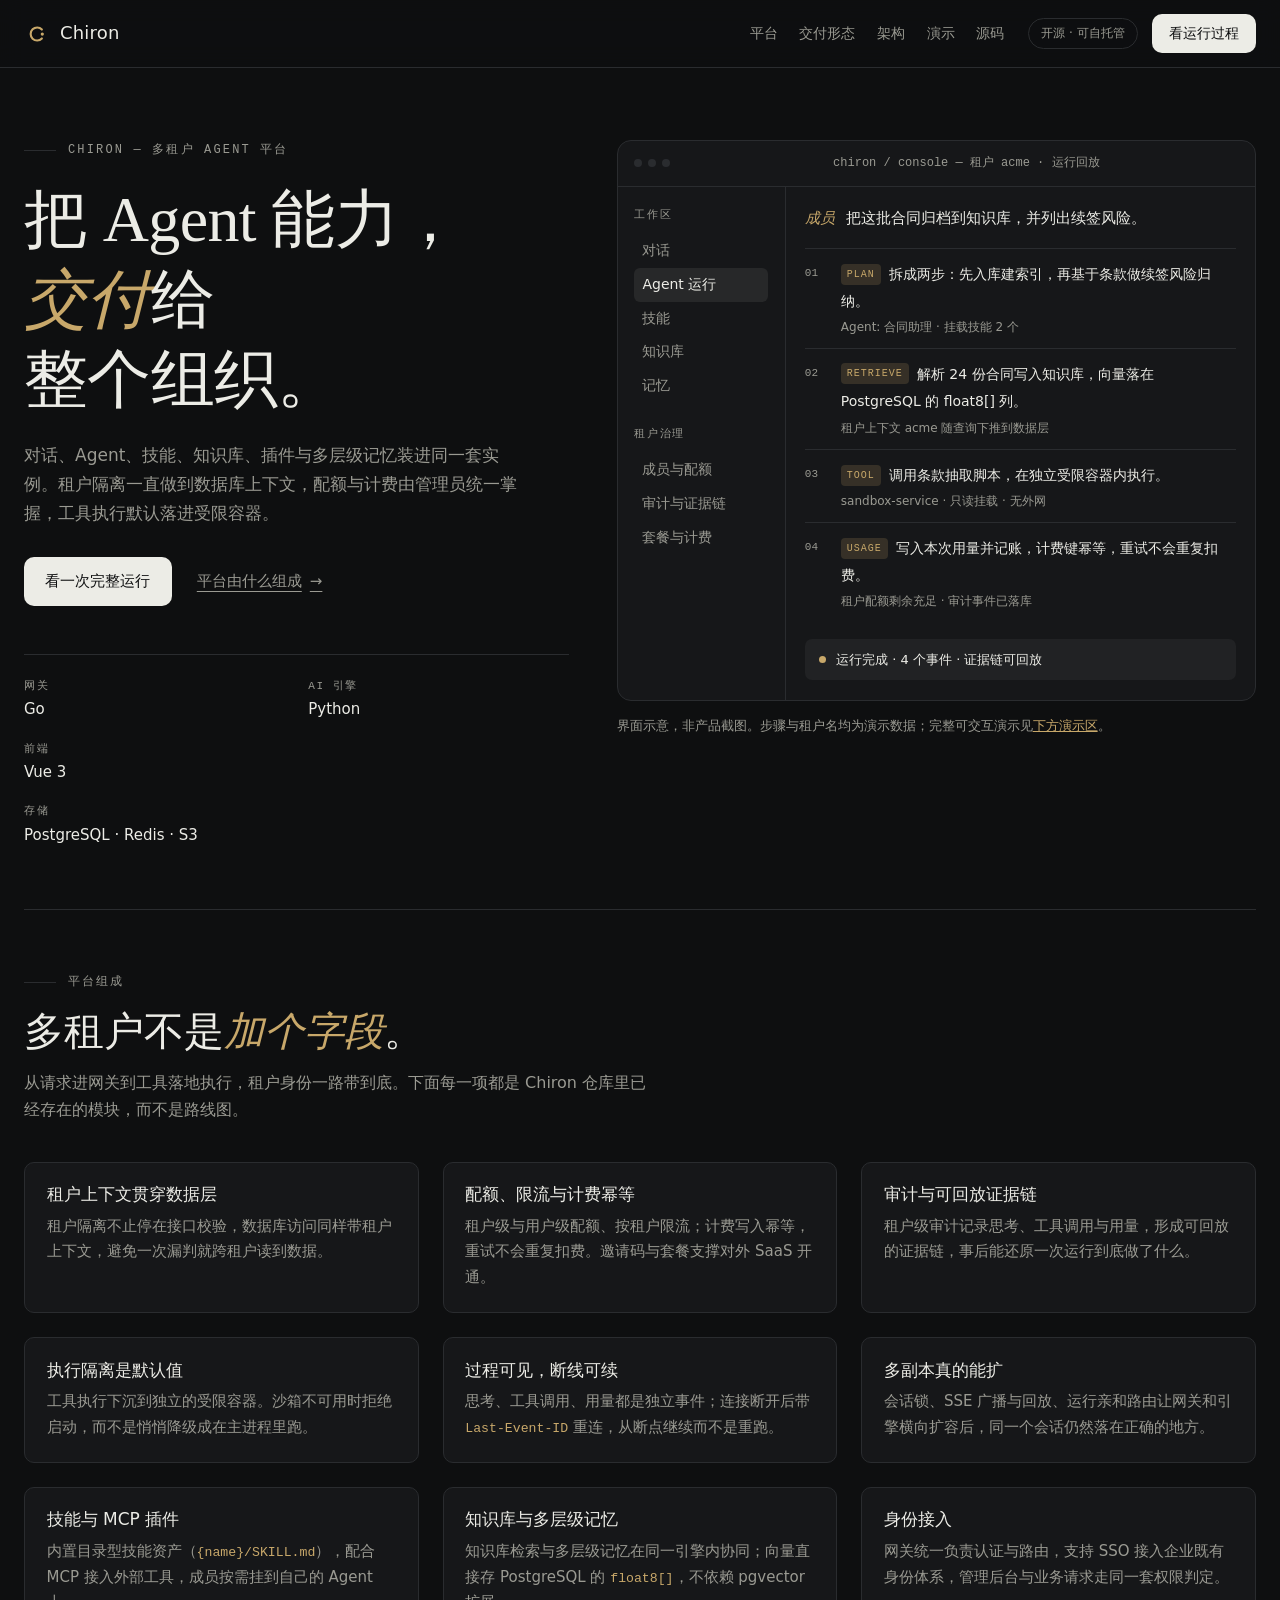
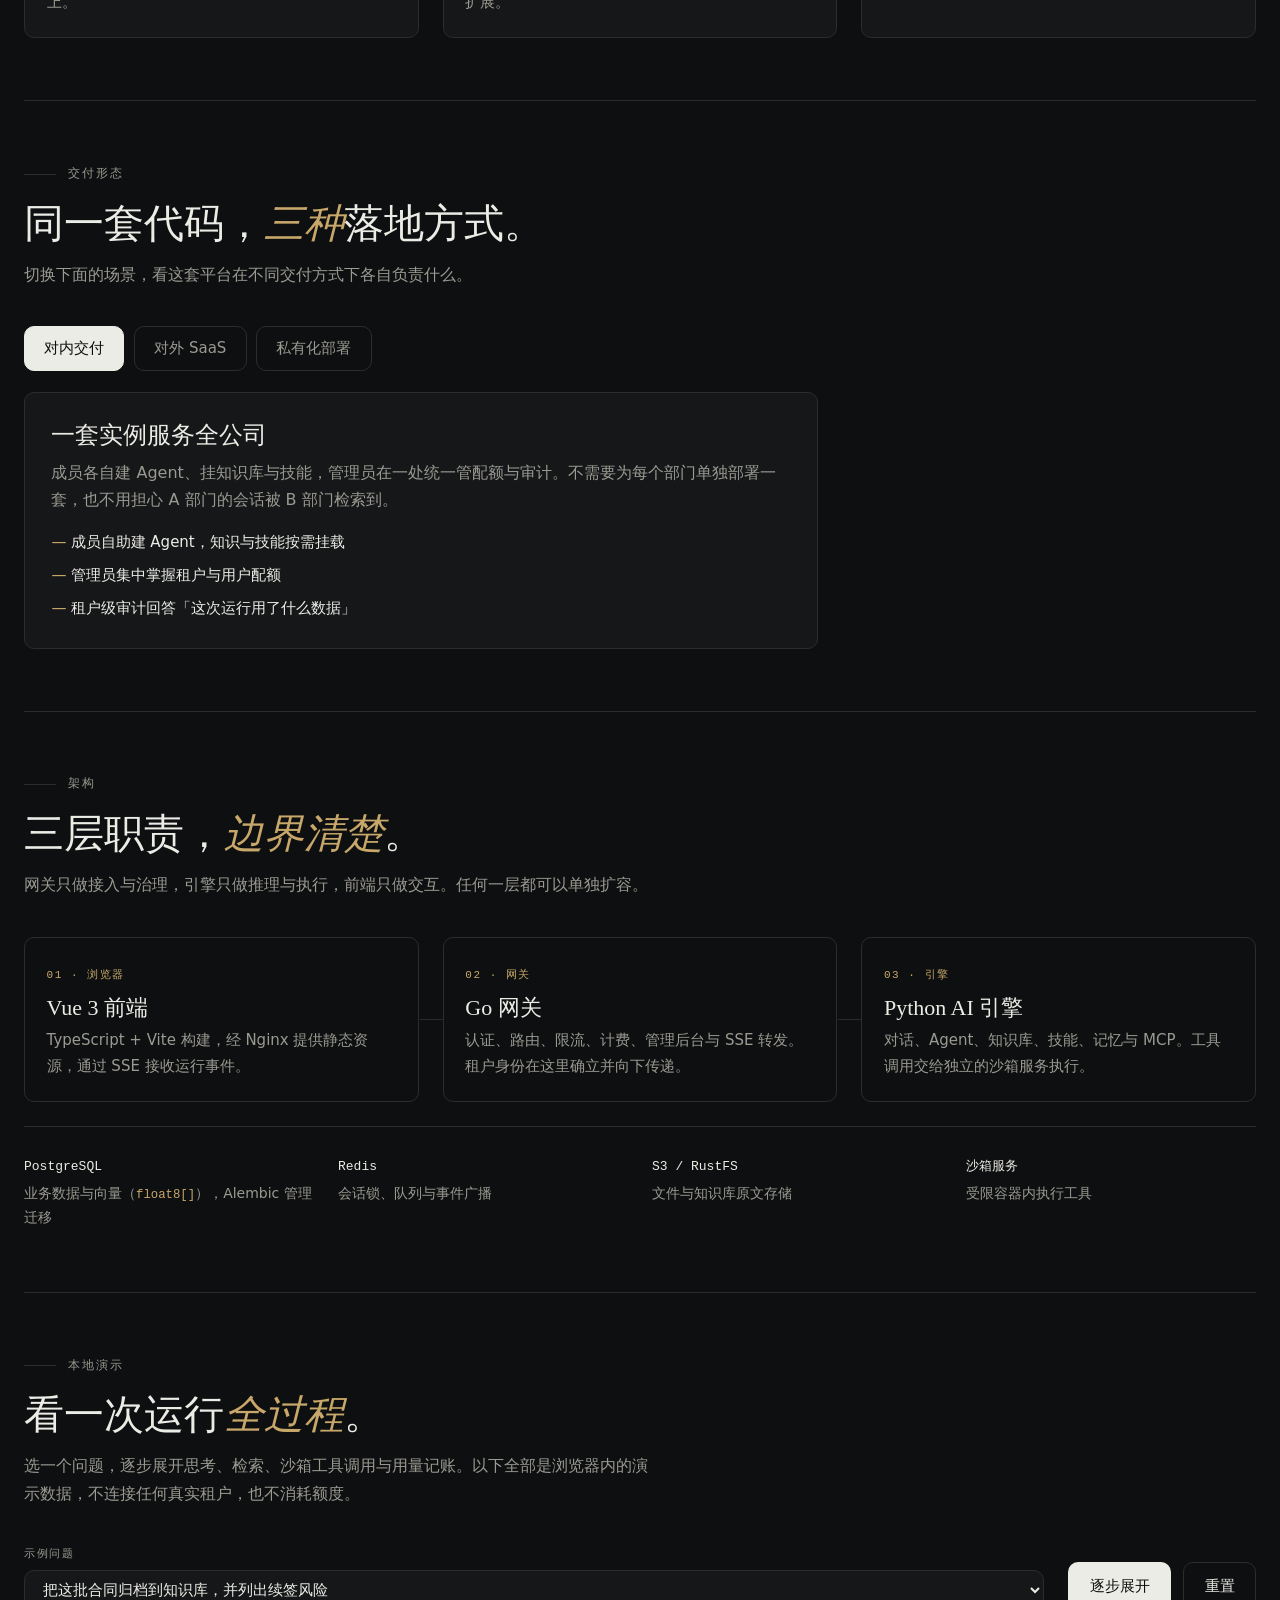
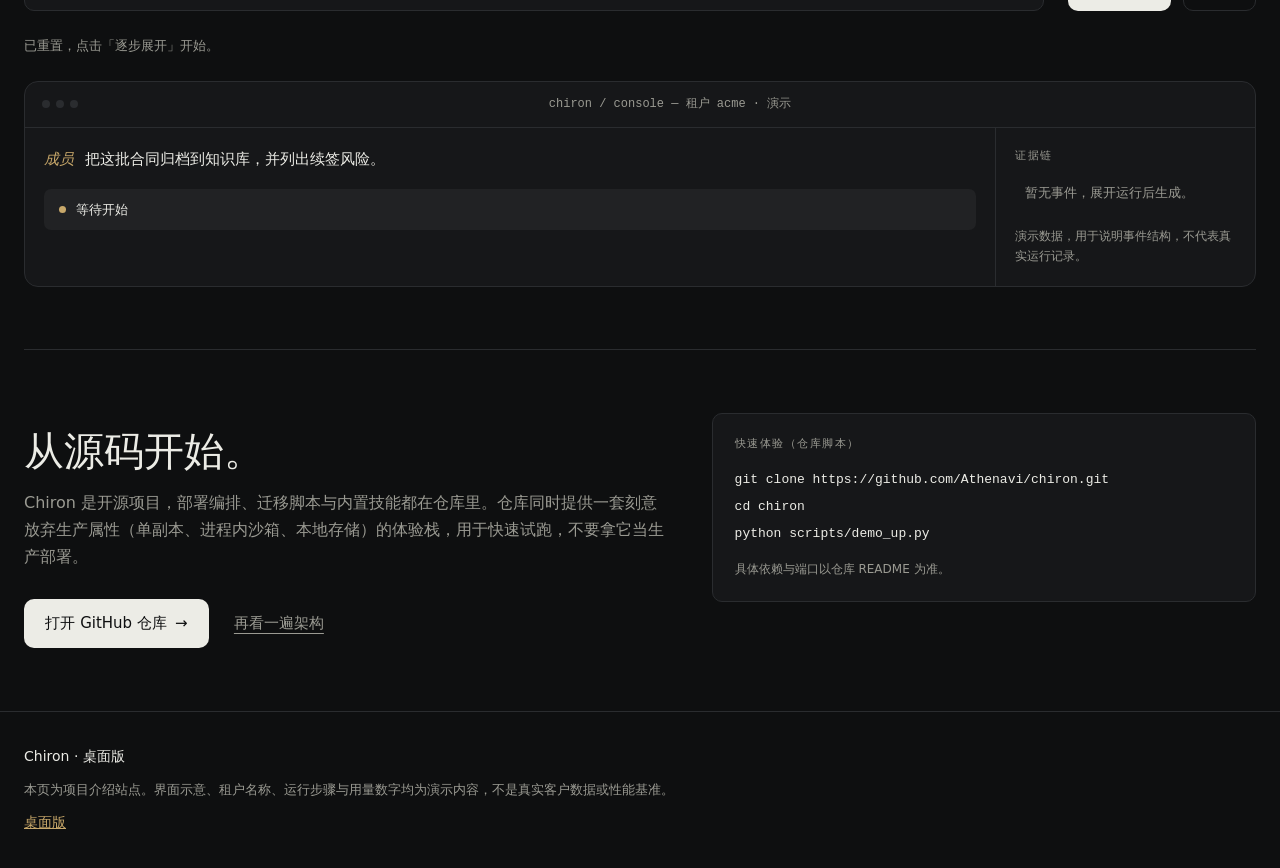
<file: index.html>
<!DOCTYPE html>
<html lang="zh-CN">
<head>
<meta charset="utf-8">
<meta name="viewport" content="width=device-width, initial-scale=1">
<title>Chiron · 多租户 AI Agent 平台</title>
<meta name="description" content="Chiron 把对话、Agent、技能、知识库、插件与多层级记忆装进一套可自托管的平台：租户隔离到数据库上下文，配额与计费幂等，工具执行默认进受限沙箱。">
<link rel="icon" href="data:image/svg+xml,%3Csvg xmlns='http://www.w3.org/2000/svg' viewBox='0 0 32 32'%3E%3Crect width='32' height='32' rx='7' fill='%230e0f10'/%3E%3Cpath d='M22 10.5a8 8 0 1 0 0 11' fill='none' stroke='%23c8a86a' stroke-width='2.6' stroke-linecap='round'/%3E%3Ccircle cx='22.5' cy='16' r='2' fill='%23ecece6'/%3E%3C/svg%3E">
<link rel="stylesheet" href="/gh_athenavi_chiron/style.css">
</head>
<body>
<a class="skip" href="#main">跳到主要内容</a>

<header class="topbar">
  <div class="shell topbar__inner">
    <a class="brand" href="#top" aria-label="Chiron 首页">
      <svg class="brand__mark" viewBox="0 0 32 32" aria-hidden="true">
        <path d="M22 10.5a8 8 0 1 0 0 11" fill="none" stroke="currentColor" stroke-width="2.6" stroke-linecap="round"/>
        <circle cx="22.5" cy="16" r="2" fill="currentColor"/>
      </svg>
      <span>Chiron</span>
    </a>
    <nav class="nav" aria-label="页面区块">
      <a href="#platform">平台</a>
      <a href="#delivery">交付形态</a>
      <a href="#architecture">架构</a>
      <a href="#demo">演示</a>
      <a href="https://github.com/Athenavi/chiron" target="_blank" rel="noopener">源码</a>
    </nav>
    <div class="topbar__end">
      <span class="pill">开源 · 可自托管</span>
      <a class="btn btn--solid btn--sm" href="#demo">看运行过程</a>
    </div>
  </div>
</header>

<main id="main">
  <section class="hero shell" id="top">
    <div class="hero__copy">
      <p class="eyebrow"><span class="eyebrow__rule" aria-hidden="true"></span>CHIRON — 多租户 AGENT 平台</p>
      <h1 class="hero__title">把 Agent 能力，<br><em>交付</em>给<br>整个组织。</h1>
      <p class="lede">对话、Agent、技能、知识库、插件与多层级记忆装进同一套实例。租户隔离一直做到数据库上下文，配额与计费由管理员统一掌握，工具执行默认落进受限容器。</p>
      <div class="hero__actions">
        <a class="btn btn--solid" href="#demo">看一次完整运行</a>
        <a class="btn btn--link" href="#platform">平台由什么组成 <span aria-hidden="true">→</span></a>
      </div>
      <dl class="stack">
        <div><dt>网关</dt><dd>Go</dd></div>
        <div><dt>AI 引擎</dt><dd>Python</dd></div>
        <div><dt>前端</dt><dd>Vue 3</dd></div>
        <div><dt>存储</dt><dd>PostgreSQL · Redis · S3</dd></div>
      </dl>
    </div>

    <div class="hero__panel">
      <div class="window" data-console>
        <div class="window__bar">
          <span class="dots" aria-hidden="true"><i></i><i></i><i></i></span>
          <span class="window__title">chiron / console — 租户 acme · 运行回放</span>
        </div>
        <div class="window__body">
          <aside class="ws" aria-label="控制台示意导航">
            <p class="ws__label">工作区</p>
            <ul class="ws__list">
              <li>对话</li>
              <li class="is-active">Agent 运行</li>
              <li>技能</li>
              <li>知识库</li>
              <li>记忆</li>
            </ul>
            <p class="ws__label">租户治理</p>
            <ul class="ws__list">
              <li>成员与配额</li>
              <li>审计与证据链</li>
              <li>套餐与计费</li>
            </ul>
          </aside>
          <div class="run">
            <p class="run__ask"><span class="run__who">成员</span> <span data-hero-question>把这批合同归档到知识库，并列出续签风险。</span></p>
            <ol class="steps" data-hero-steps aria-live="polite"></ol>
            <p class="run__status"><span class="dot" aria-hidden="true"></span><span data-hero-status>—</span></p>
          </div>
        </div>
      </div>
      <p class="caption">界面示意，非产品截图。步骤与租户名均为演示数据；完整可交互演示见<a href="#demo">下方演示区</a>。</p>
    </div>
  </section>

  <section class="section shell" id="platform">
    <header class="section__head">
      <p class="eyebrow"><span class="eyebrow__rule" aria-hidden="true"></span>平台组成</p>
      <h2 class="section__title">多租户不是<em>加个字段</em>。</h2>
      <p class="section__lede">从请求进网关到工具落地执行，租户身份一路带到底。下面每一项都是 Chiron 仓库里已经存在的模块，而不是路线图。</p>
    </header>
    <div class="grid grid--3">
      <article class="card">
        <h3>租户上下文贯穿数据层</h3>
        <p>租户隔离不止停在接口校验，数据库访问同样带租户上下文，避免一次漏判就跨租户读到数据。</p>
      </article>
      <article class="card">
        <h3>配额、限流与计费幂等</h3>
        <p>租户级与用户级配额、按租户限流；计费写入幂等，重试不会重复扣费。邀请码与套餐支撑对外 SaaS 开通。</p>
      </article>
      <article class="card">
        <h3>审计与可回放证据链</h3>
        <p>租户级审计记录思考、工具调用与用量，形成可回放的证据链，事后能还原一次运行到底做了什么。</p>
      </article>
      <article class="card">
        <h3>执行隔离是默认值</h3>
        <p>工具执行下沉到独立的受限容器。沙箱不可用时拒绝启动，而不是悄悄降级成在主进程里跑。</p>
      </article>
      <article class="card">
        <h3>过程可见，断线可续</h3>
        <p>思考、工具调用、用量都是独立事件；连接断开后带 <code>Last-Event-ID</code> 重连，从断点继续而不是重跑。</p>
      </article>
      <article class="card">
        <h3>多副本真的能扩</h3>
        <p>会话锁、SSE 广播与回放、运行亲和路由让网关和引擎横向扩容后，同一个会话仍然落在正确的地方。</p>
      </article>
      <article class="card">
        <h3>技能与 MCP 插件</h3>
        <p>内置目录型技能资产（<code>{name}/SKILL.md</code>），配合 MCP 接入外部工具，成员按需挂到自己的 Agent 上。</p>
      </article>
      <article class="card">
        <h3>知识库与多层级记忆</h3>
        <p>知识库检索与多层级记忆在同一引擎内协同；向量直接存 PostgreSQL 的 <code>float8[]</code>，不依赖 pgvector 扩展。</p>
      </article>
      <article class="card">
        <h3>身份接入</h3>
        <p>网关统一负责认证与路由，支持 SSO 接入企业既有身份体系，管理后台与业务请求走同一套权限判定。</p>
      </article>
    </div>
  </section>

  <section class="section shell" id="delivery">
    <header class="section__head">
      <p class="eyebrow"><span class="eyebrow__rule" aria-hidden="true"></span>交付形态</p>
      <h2 class="section__title">同一套代码，<em>三种</em>落地方式。</h2>
      <p class="section__lede">切换下面的场景，看这套平台在不同交付方式下各自负责什么。</p>
    </header>
    <div class="tabs" role="tablist" aria-label="交付形态">
      <button class="tab" role="tab" id="tab-internal" aria-controls="panel-internal" aria-selected="true">对内交付</button>
      <button class="tab" role="tab" id="tab-saas" aria-controls="panel-saas" aria-selected="false" tabindex="-1">对外 SaaS</button>
      <button class="tab" role="tab" id="tab-private" aria-controls="panel-private" aria-selected="false" tabindex="-1">私有化部署</button>
    </div>
    <div class="tabpanel" role="tabpanel" id="panel-internal" aria-labelledby="tab-internal" tabindex="0">
      <h3>一套实例服务全公司</h3>
      <p>成员各自建 Agent、挂知识库与技能，管理员在一处统一管配额与审计。不需要为每个部门单独部署一套，也不用担心 A 部门的会话被 B 部门检索到。</p>
      <ul class="ticks">
        <li>成员自助建 Agent，知识与技能按需挂载</li>
        <li>管理员集中掌握租户与用户配额</li>
        <li>租户级审计回答「这次运行用了什么数据」</li>
      </ul>
    </div>
    <div class="tabpanel" role="tabpanel" id="panel-saas" aria-labelledby="tab-saas" tabindex="0" hidden>
      <h3>把 Agent 能力卖给外部客户</h3>
      <p>租户隔离做到数据库层，计费写入幂等，邀请码与套餐负责开通，限流按租户生效。一个客户跑满配额不会把别的客户拖垮。</p>
      <ul class="ticks">
        <li>数据库层带租户上下文，隔离不靠业务代码自觉</li>
        <li>计费幂等，网关重试不会重复扣费</li>
        <li>邀请码、套餐与按租户限流</li>
      </ul>
    </div>
    <div class="tabpanel" role="tabpanel" id="panel-private" aria-labelledby="tab-private" tabindex="0" hidden>
      <h3>数据不出内网</h3>
      <p>整套服务部署在客户内网，存储可用自建 RustFS 替代云端 S3。工具执行在独立受限容器里进行，沙箱不可达时服务拒绝启动，而不是降级执行。</p>
      <ul class="ticks">
        <li>Docker Compose 编排，存储可换成自建 RustFS</li>
        <li>工具执行下沉到独立受限容器</li>
        <li>沙箱不可用即拒绝启动，不静默降级</li>
      </ul>
    </div>
  </section>

  <section class="section shell" id="architecture">
    <header class="section__head">
      <p class="eyebrow"><span class="eyebrow__rule" aria-hidden="true"></span>架构</p>
      <h2 class="section__title">三层职责，<em>边界清楚</em>。</h2>
      <p class="section__lede">网关只做接入与治理，引擎只做推理与执行，前端只做交互。任何一层都可以单独扩容。</p>
    </header>
    <ol class="arch">
      <li class="arch__node">
        <span class="arch__tier">01 · 浏览器</span>
        <h3>Vue 3 前端</h3>
        <p>TypeScript + Vite 构建，经 Nginx 提供静态资源，通过 SSE 接收运行事件。</p>
      </li>
      <li class="arch__node">
        <span class="arch__tier">02 · 网关</span>
        <h3>Go 网关</h3>
        <p>认证、路由、限流、计费、管理后台与 SSE 转发。租户身份在这里确立并向下传递。</p>
      </li>
      <li class="arch__node">
        <span class="arch__tier">03 · 引擎</span>
        <h3>Python AI 引擎</h3>
        <p>对话、Agent、知识库、技能、记忆与 MCP。工具调用交给独立的沙箱服务执行。</p>
      </li>
    </ol>
    <div class="infra">
      <div><span>PostgreSQL</span><p>业务数据与向量（<code>float8[]</code>），Alembic 管理迁移</p></div>
      <div><span>Redis</span><p>会话锁、队列与事件广播</p></div>
      <div><span>S3 / RustFS</span><p>文件与知识库原文存储</p></div>
      <div><span>沙箱服务</span><p>受限容器内执行工具</p></div>
    </div>
  </section>

  <section class="section shell" id="demo">
    <header class="section__head">
      <p class="eyebrow"><span class="eyebrow__rule" aria-hidden="true"></span>本地演示</p>
      <h2 class="section__title">看一次运行<em>全过程</em>。</h2>
      <p class="section__lede">选一个问题，逐步展开思考、检索、沙箱工具调用与用量记账。以下全部是浏览器内的演示数据，不连接任何真实租户，也不消耗额度。</p>
    </header>

    <div class="demo">
      <div class="demo__controls">
        <label class="field" for="demo-question">
          <span class="field__label">示例问题</span>
          <select id="demo-question" data-demo-select></select>
        </label>
        <div class="demo__buttons">
          <button class="btn btn--solid" type="button" data-demo-play>逐步展开</button>
          <button class="btn btn--ghost" type="button" data-demo-reset>重置</button>
        </div>
        <p class="demo__hint" data-demo-hint>已重置，选择问题后开始。</p>
      </div>

      <div class="window window--demo">
        <div class="window__bar">
          <span class="dots" aria-hidden="true"><i></i><i></i><i></i></span>
          <span class="window__title" data-demo-title>chiron / console</span>
        </div>
        <div class="window__body window__body--demo">
          <div class="run">
            <p class="run__ask"><span class="run__who">成员</span> <span data-demo-question>—</span></p>
            <ol class="steps steps--demo" data-demo-steps aria-live="polite"></ol>
            <p class="run__status"><span class="dot" aria-hidden="true"></span><span data-demo-status>等待开始</span></p>
          </div>
          <aside class="evidence" aria-label="演示证据链">
            <p class="ws__label">证据链</p>
            <ul class="evidence__list" data-demo-evidence></ul>
            <p class="evidence__note">演示数据，用于说明事件结构，不代表真实运行记录。</p>
          </aside>
        </div>
      </div>
    </div>
  </section>

  <section class="section shell" id="start">
    <div class="start">
      <div>
        <h2 class="section__title">从源码开始。</h2>
        <p class="section__lede">Chiron 是开源项目，部署编排、迁移脚本与内置技能都在仓库里。仓库同时提供一套刻意放弃生产属性（单副本、进程内沙箱、本地存储）的体验栈，用于快速试跑，不要拿它当生产部署。</p>
        <div class="hero__actions">
          <a class="btn btn--solid" href="https://github.com/Athenavi/chiron" target="_blank" rel="noopener">打开 GitHub 仓库 <span aria-hidden="true">→</span></a>
          <a class="btn btn--link" href="#architecture">再看一遍架构</a>
        </div>
      </div>
      <div class="code">
        <p class="code__label">快速体验（仓库脚本）</p>
        <pre><code>git clone https://github.com/Athenavi/chiron.git
cd chiron
python scripts/demo_up.py</code></pre>
        <p class="code__note">具体依赖与端口以仓库 README 为准。</p>
      </div>
    </div>
  </section>
</main>

<footer class="footer">
  <div class="shell footer__inner">
    <p>Chiron · 桌面版</p>
    <p class="footer__note">本页为项目介绍站点。界面示意、租户名称、运行步骤与用量数字均为演示内容，不是真实客户数据或性能基准。</p>
    <a href="./gh_athenavi_chiron_desktop/index.html" target="_blank" rel="noopener">桌面版</a>
  </div>
</footer>

<script src="./gh_athenavi_chiron/app.js"></script>
</body>
</html>
</file>
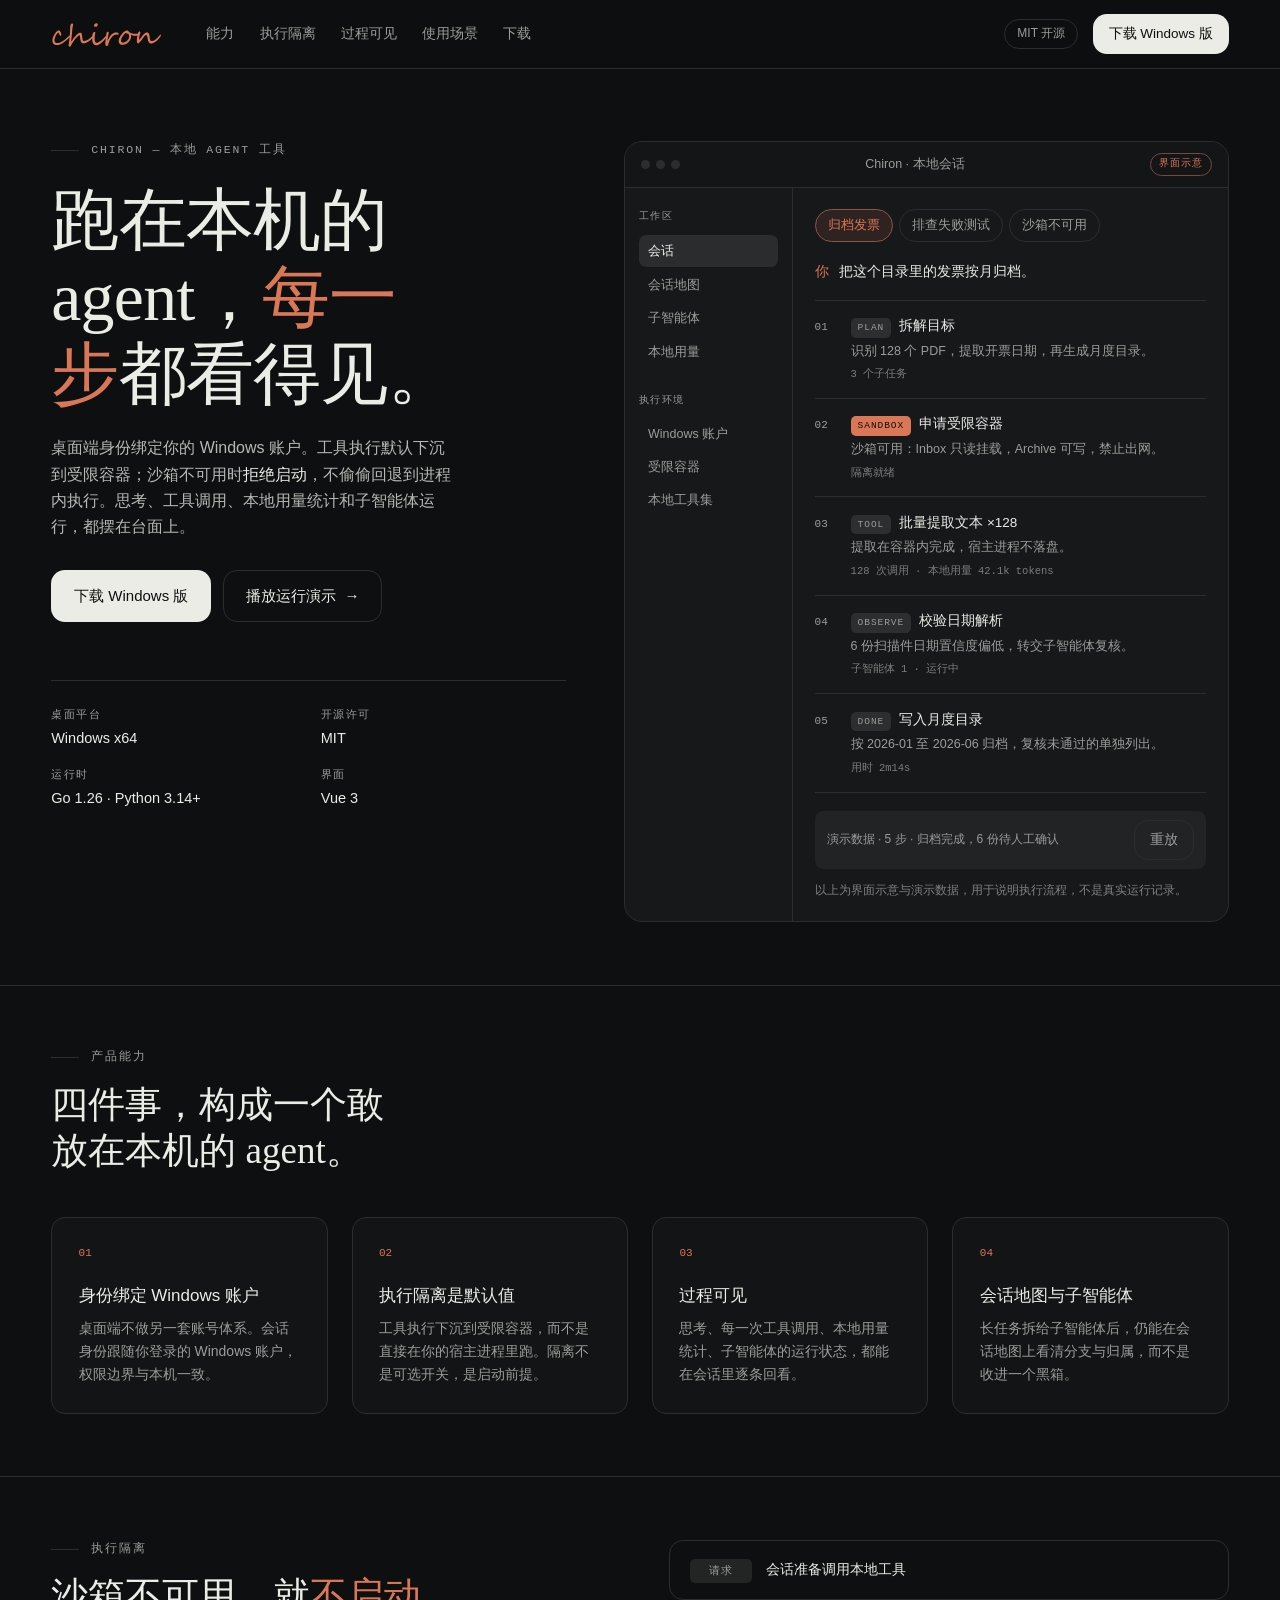
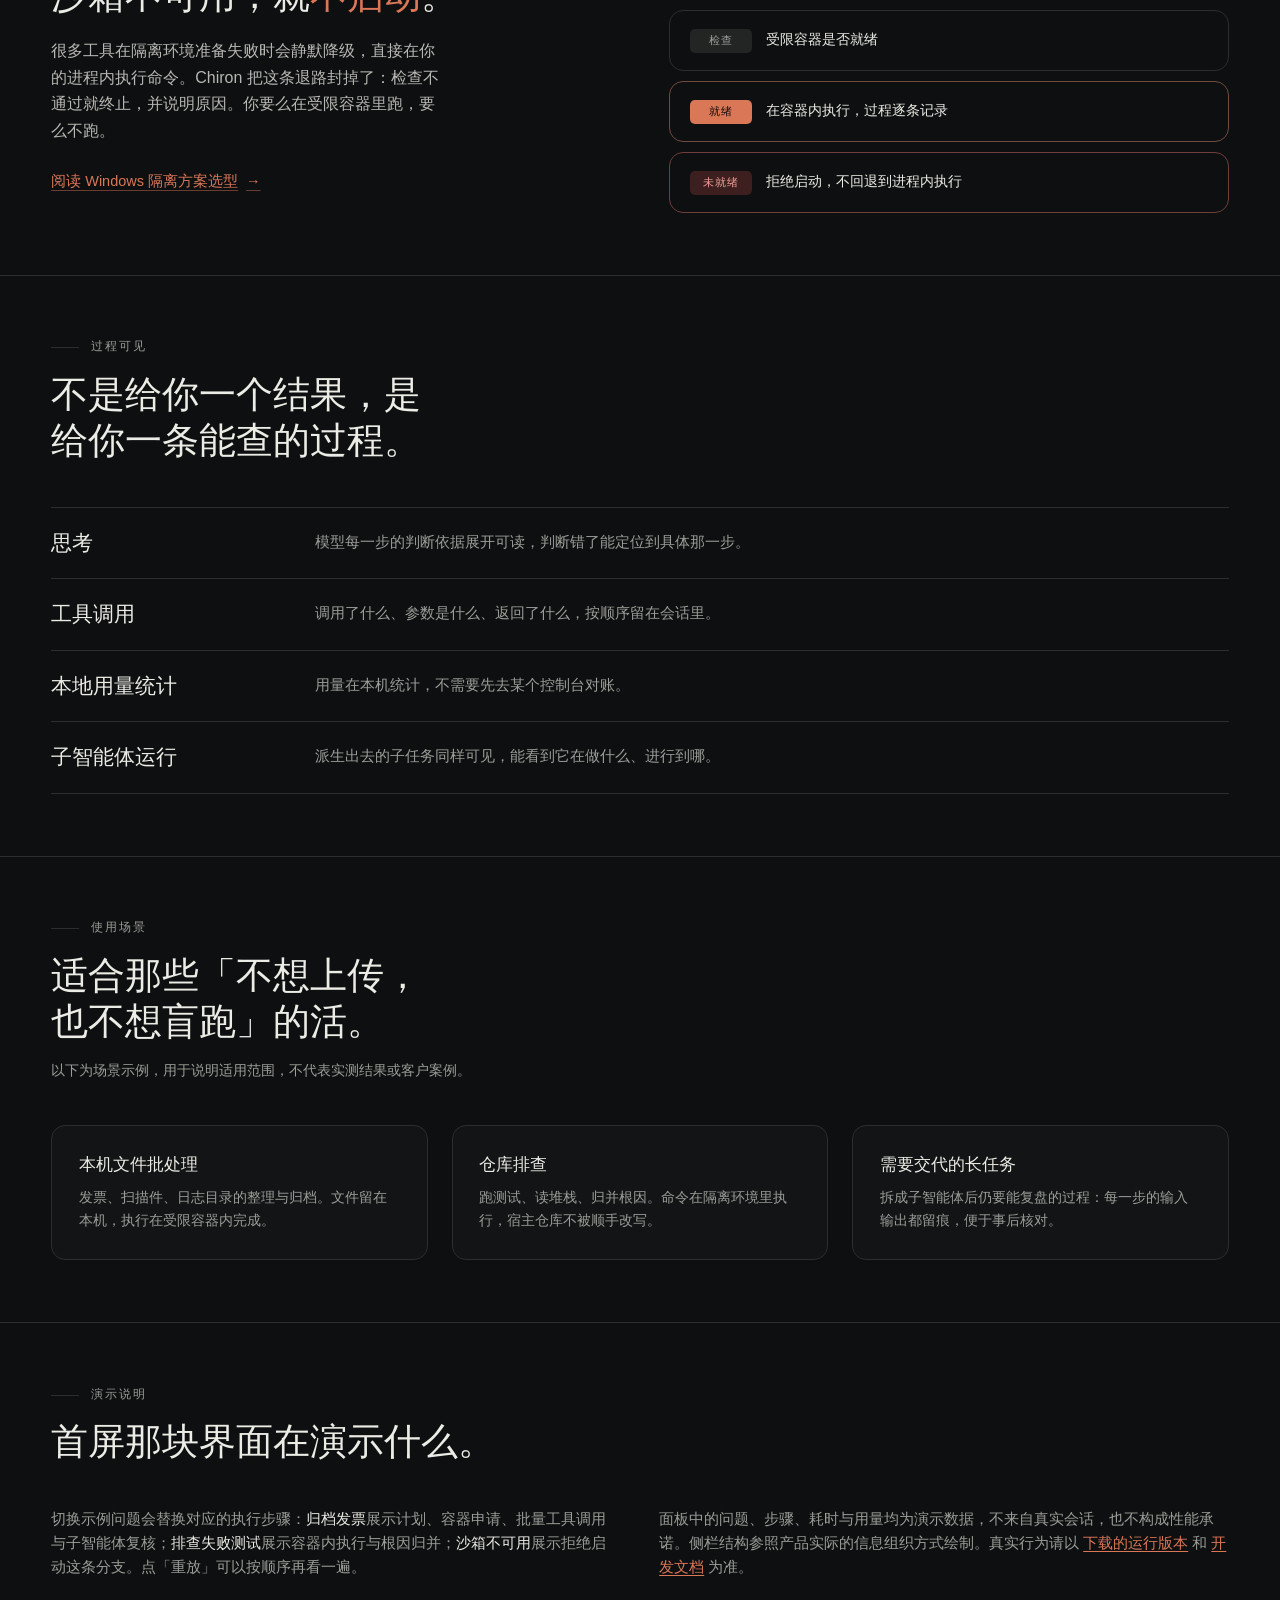
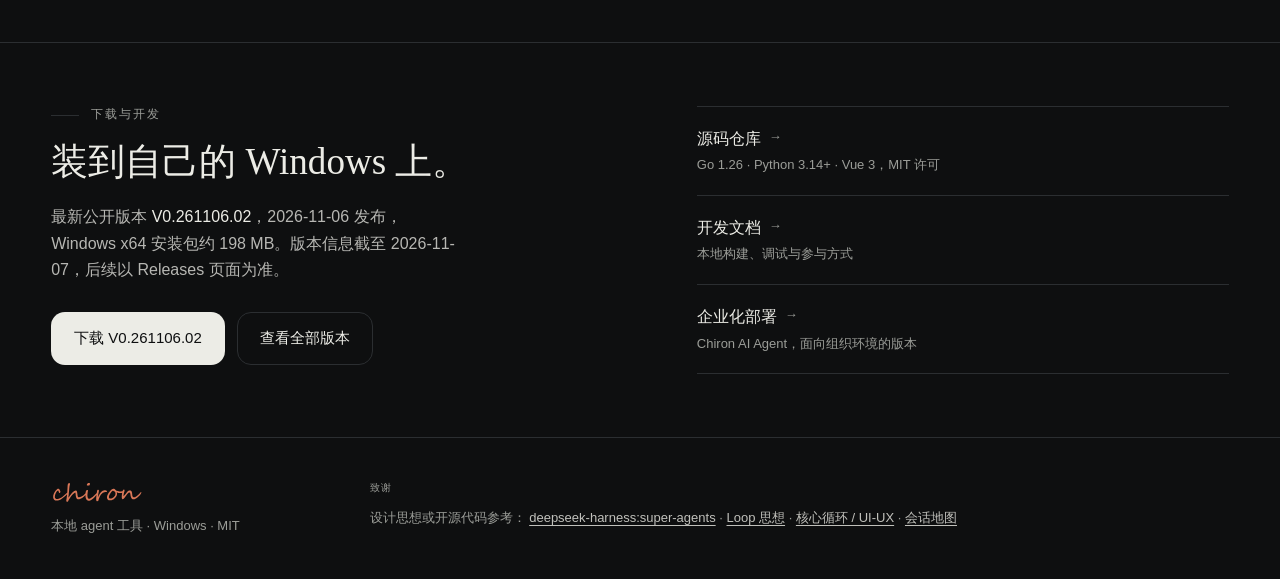
<file: gh_athenavi_chiron_desktop/index.html>
<!DOCTYPE html>
<html lang="zh-CN">
<head>
<meta charset="utf-8">
<meta name="viewport" content="width=device-width, initial-scale=1">
<title>Chiron — 跑在本机的 agent，每一步都看得见</title>
<meta name="description" content="Chiron 是 Windows 桌面端的本地 agent 工具：身份绑定 Windows 账户，工具执行默认下沉到受限容器，沙箱不可用时拒绝启动；思考、工具调用、本地用量与子智能体运行全程可见。MIT 开源。">
<link rel="icon" href="assets/favicon.svg" type="image/svg+xml">
<link rel="canonical" href="https://github.com/JulyZ0/chiron-desktop">
<meta property="og:type" content="website">
<meta property="og:title" content="Chiron — 跑在本机的 agent，每一步都看得见">
<meta property="og:description" content="Windows 本地 agent 工具。执行隔离是默认值，过程可见。MIT 开源。">
<meta property="og:locale" content="zh_CN">
<link rel="stylesheet" href="./styles.css">
</head>
<body>
<a class="skip-link" href="#main">跳到主要内容</a>

<header class="site-head">
  <div class="shell head-inner">
    <a class="brand" href="#top" aria-label="Chiron 首页">
      <span class="mark" role="img" aria-label="Chiron"></span>
    </a>
    <nav class="nav" aria-label="页面区块">
      <a href="#capability">能力</a>
      <a href="#isolation">执行隔离</a>
      <a href="#process">过程可见</a>
      <a href="#scenes">使用场景</a>
      <a href="#download">下载</a>
    </nav>
    <div class="head-actions">
      <span class="pill">MIT 开源</span>
      <a class="btn btn-primary btn-sm" href="https://github.com/JulyZ0/chiron-desktop/releases">下载 Windows 版</a>
    </div>
  </div>
</header>

<main id="main">
  <section class="hero shell" id="top">
    <div class="hero-copy">
      <p class="eyebrow"><span class="rule" aria-hidden="true"></span>CHIRON — 本地 AGENT 工具</p>
      <h1 class="display">跑在本机的 agent，<em>每一步</em>都看得见。</h1>
      <p class="lede">桌面端身份绑定你的 Windows 账户。工具执行默认下沉到受限容器；沙箱不可用时<strong>拒绝启动</strong>，不偷偷回退到进程内执行。思考、工具调用、本地用量统计和子智能体运行，都摆在台面上。</p>
      <div class="cta-row">
        <a class="btn btn-primary" href="https://github.com/JulyZ0/chiron-desktop/releases">下载 Windows 版</a>
        <button class="btn btn-ghost" type="button" id="hero-play">播放运行演示 <span aria-hidden="true">→</span></button>
      </div>

      <dl class="facts">
        <div><dt>桌面平台</dt><dd>Windows x64</dd></div>
        <div><dt>开源许可</dt><dd>MIT</dd></div>
        <div><dt>运行时</dt><dd>Go 1.26 · Python 3.14+</dd></div>
        <div><dt>界面</dt><dd>Vue 3</dd></div>
      </dl>
    </div>

    <div class="hero-panel">
      <div class="win" id="demo">
        <div class="win-bar">
          <span class="dots" aria-hidden="true"><i></i><i></i><i></i></span>
          <span class="win-title">Chiron · 本地会话</span>
          <span class="win-tag">界面示意</span>
        </div>
        <div class="win-body">
          <aside class="win-side" aria-label="示意工作区导航">
            <p class="side-label">工作区</p>
            <ul class="side-list">
              <li aria-current="true">会话</li>
              <li>会话地图</li>
              <li>子智能体</li>
              <li>本地用量</li>
            </ul>
            <p class="side-label">执行环境</p>
            <ul class="side-list side-list-quiet">
              <li>Windows 账户</li>
              <li>受限容器</li>
              <li>本地工具集</li>
            </ul>
          </aside>

          <div class="win-main">
            <div class="demo-picker" role="group" aria-label="选择示例问题">
              <button class="chip" type="button" data-scenario="archive" aria-pressed="true">归档发票</button>
              <button class="chip" type="button" data-scenario="tests" aria-pressed="false">排查失败测试</button>
              <button class="chip" type="button" data-scenario="nosandbox" aria-pressed="false">沙箱不可用</button>
            </div>

            <p class="ask"><span class="ask-who">你</span><span id="demo-question">把这个目录里的发票按月归档。</span></p>

            <ol class="steps" id="demo-steps">
              <li class="step is-on">
                <span class="step-num">01</span>
                <div>
                  <div class="step-head"><span class="step-tag">PLAN</span><span class="step-title">拆解目标</span></div>
                  <p class="step-detail">识别 128 个 PDF，提取开票日期，再生成月度目录。</p>
                  <p class="step-meta">3 个子任务</p>
                </div>
              </li>
              <li class="step is-on" data-tone="ok">
                <span class="step-num">02</span>
                <div>
                  <div class="step-head"><span class="step-tag">SANDBOX</span><span class="step-title">申请受限容器</span></div>
                  <p class="step-detail">沙箱可用：Inbox 只读挂载，Archive 可写，禁止出网。</p>
                  <p class="step-meta">隔离就绪</p>
                </div>
              </li>
              <li class="step is-on">
                <span class="step-num">03</span>
                <div>
                  <div class="step-head"><span class="step-tag">TOOL</span><span class="step-title">批量提取文本 ×128</span></div>
                  <p class="step-detail">提取在容器内完成，宿主进程不落盘。</p>
                  <p class="step-meta">128 次调用 · 本地用量 42.1k tokens</p>
                </div>
              </li>
              <li class="step is-on">
                <span class="step-num">04</span>
                <div>
                  <div class="step-head"><span class="step-tag">OBSERVE</span><span class="step-title">校验日期解析</span></div>
                  <p class="step-detail">6 份扫描件日期置信度偏低，转交子智能体复核。</p>
                  <p class="step-meta">子智能体 1 · 运行中</p>
                </div>
              </li>
              <li class="step is-on">
                <span class="step-num">05</span>
                <div>
                  <div class="step-head"><span class="step-tag">DONE</span><span class="step-title">写入月度目录</span></div>
                  <p class="step-detail">按 2026-01 至 2026-06 归档，复核未通过的单独列出。</p>
                  <p class="step-meta">用时 2m14s</p>
                </div>
              </li>
            </ol>

            <div class="run-bar">
              <p class="run-status" id="demo-status" role="status">演示数据 · 5 步 · 归档完成，6 份待人工确认</p>
              <button class="btn btn-quiet btn-sm" type="button" id="demo-replay">重放</button>
            </div>
            <p class="demo-note">以上为界面示意与演示数据，用于说明执行流程，不是真实运行记录。</p>
          </div>
        </div>
      </div>
    </div>
  </section>

  <section class="band shell" id="capability">
    <header class="band-head">
      <p class="eyebrow"><span class="rule" aria-hidden="true"></span>产品能力</p>
      <h2 class="display-sm">四件事，构成一个敢放在本机的 agent。</h2>
    </header>
    <div class="cards">
      <article class="card">
        <p class="card-idx">01</p>
        <h3>身份绑定 Windows 账户</h3>
        <p>桌面端不做另一套账号体系。会话身份跟随你登录的 Windows 账户，权限边界与本机一致。</p>
      </article>
      <article class="card">
        <p class="card-idx">02</p>
        <h3>执行隔离是默认值</h3>
        <p>工具执行下沉到受限容器，而不是直接在你的宿主进程里跑。隔离不是可选开关，是启动前提。</p>
      </article>
      <article class="card">
        <p class="card-idx">03</p>
        <h3>过程可见</h3>
        <p>思考、每一次工具调用、本地用量统计、子智能体的运行状态，都能在会话里逐条回看。</p>
      </article>
      <article class="card">
        <p class="card-idx">04</p>
        <h3>会话地图与子智能体</h3>
        <p>长任务拆给子智能体后，仍能在会话地图上看清分支与归属，而不是收进一个黑箱。</p>
      </article>
    </div>
  </section>

  <section class="band shell split" id="isolation">
    <div class="split-copy">
      <p class="eyebrow"><span class="rule" aria-hidden="true"></span>执行隔离</p>
      <h2 class="display-sm">沙箱不可用，就<em>不启动</em>。</h2>
      <p class="lede">很多工具在隔离环境准备失败时会静默降级，直接在你的进程内执行命令。Chiron 把这条退路封掉了：检查不通过就终止，并说明原因。你要么在受限容器里跑，要么不跑。</p>
      <a class="link-arrow" href="https://github.com/JulyZ0/chiron-desktop/blob/main/docs/windows-isolation-selection.md">阅读 Windows 隔离方案选型 <span aria-hidden="true">→</span></a>
    </div>
    <ol class="flow">
      <li class="flow-step">
        <span class="flow-key">请求</span>
        <span class="flow-text">会话准备调用本地工具</span>
      </li>
      <li class="flow-step">
        <span class="flow-key">检查</span>
        <span class="flow-text">受限容器是否就绪</span>
      </li>
      <li class="flow-step flow-yes">
        <span class="flow-key">就绪</span>
        <span class="flow-text">在容器内执行，过程逐条记录</span>
      </li>
      <li class="flow-step flow-no">
        <span class="flow-key">未就绪</span>
        <span class="flow-text">拒绝启动，不回退到进程内执行</span>
      </li>
    </ol>
  </section>

  <section class="band shell" id="process">
    <header class="band-head">
      <p class="eyebrow"><span class="rule" aria-hidden="true"></span>过程可见</p>
      <h2 class="display-sm">不是给你一个结果，是给你一条能查的过程。</h2>
    </header>
    <div class="rows">
      <div class="row">
        <h3>思考</h3>
        <p>模型每一步的判断依据展开可读，判断错了能定位到具体那一步。</p>
      </div>
      <div class="row">
        <h3>工具调用</h3>
        <p>调用了什么、参数是什么、返回了什么，按顺序留在会话里。</p>
      </div>
      <div class="row">
        <h3>本地用量统计</h3>
        <p>用量在本机统计，不需要先去某个控制台对账。</p>
      </div>
      <div class="row">
        <h3>子智能体运行</h3>
        <p>派生出去的子任务同样可见，能看到它在做什么、进行到哪。</p>
      </div>
    </div>
  </section>

  <section class="band shell" id="scenes">
    <header class="band-head">
      <p class="eyebrow"><span class="rule" aria-hidden="true"></span>使用场景</p>
      <h2 class="display-sm">适合那些「不想上传，也不想盲跑」的活。</h2>
      <p class="band-sub">以下为场景示例，用于说明适用范围，不代表实测结果或客户案例。</p>
    </header>
    <div class="cards cards-3">
      <article class="card">
        <h3>本机文件批处理</h3>
        <p>发票、扫描件、日志目录的整理与归档。文件留在本机，执行在受限容器内完成。</p>
      </article>
      <article class="card">
        <h3>仓库排查</h3>
        <p>跑测试、读堆栈、归并根因。命令在隔离环境里执行，宿主仓库不被顺手改写。</p>
      </article>
      <article class="card">
        <h3>需要交代的长任务</h3>
        <p>拆成子智能体后仍要能复盘的过程：每一步的输入输出都留痕，便于事后核对。</p>
      </article>
    </div>
  </section>

  <section class="band shell notes" id="notes">
    <header class="band-head">
      <p class="eyebrow"><span class="rule" aria-hidden="true"></span>演示说明</p>
      <h2 class="display-sm">首屏那块界面在演示什么。</h2>
    </header>
    <div class="notes-grid">
      <p>切换示例问题会替换对应的执行步骤：<strong>归档发票</strong>展示计划、容器申请、批量工具调用与子智能体复核；<strong>排查失败测试</strong>展示容器内执行与根因归并；<strong>沙箱不可用</strong>展示拒绝启动这条分支。点「重放」可以按顺序再看一遍。</p>
      <p>面板中的问题、步骤、耗时与用量均为演示数据，不来自真实会话，也不构成性能承诺。侧栏结构参照产品实际的信息组织方式绘制。真实行为请以 <a href="https://github.com/JulyZ0/chiron-desktop/releases">下载的运行版本</a> 和 <a href="https://github.com/JulyZ0/chiron-desktop/blob/main/docs/CONTRIBUTING.md">开发文档</a> 为准。</p>
    </div>
  </section>

  <section class="band shell download" id="download">
    <div class="dl-main">
      <p class="eyebrow"><span class="rule" aria-hidden="true"></span>下载与开发</p>
      <h2 class="display-sm">装到自己的 Windows 上。</h2>
      <p class="lede">最新公开版本 <strong>V0.261106.02</strong>，2026-11-06 发布，Windows x64 安装包约 198&nbsp;MB。版本信息截至 2026-11-07，后续以 Releases 页面为准。</p>
      <div class="cta-row">
        <a class="btn btn-primary" href="https://github.com/JulyZ0/chiron-desktop/releases/tag/V0.261106.02">下载 V0.261106.02</a>
        <a class="btn btn-ghost" href="https://github.com/JulyZ0/chiron-desktop/releases">查看全部版本</a>
      </div>
    </div>
    <ul class="dl-links">
      <li>
        <a href="https://github.com/JulyZ0/chiron-desktop">源码仓库 <span aria-hidden="true">→</span></a>
        <span>Go 1.26 · Python 3.14+ · Vue 3，MIT 许可</span>
      </li>
      <li>
        <a href="https://github.com/JulyZ0/chiron-desktop/blob/main/docs/CONTRIBUTING.md">开发文档 <span aria-hidden="true">→</span></a>
        <span>本地构建、调试与参与方式</span>
      </li>
      <li>
        <a href="https://github.com/Athenavi/chiron">企业化部署 <span aria-hidden="true">→</span></a>
        <span>Chiron AI Agent，面向组织环境的版本</span>
      </li>
    </ul>
  </section>
</main>

<footer class="site-foot">
  <div class="shell foot-inner">
    <div class="foot-brand">
      <span class="mark mark-sm" role="img" aria-label="Chiron"></span>
      <p>本地 agent 工具 · Windows · MIT</p>
    </div>
    <div class="foot-credits">
      <p class="side-label">致谢</p>
      <p>设计思想或开源代码参考：
        <a href="https://www.bilibili.com/opus/1265361021143351318">deepseek-harness:super-agents</a> ·
        <a href="https://github.com/KKKKhazix/agent-autoloop">Loop 思想</a> ·
        <a href="https://github.com/esengine/DeepSeek-Reasonix">核心循环 / UI-UX</a> ·
        <a href="https://github.com/liangmianya/dsh-synapse">会话地图</a>
      </p>
    </div>
  </div>
</footer>

<script src="./app.js" defer></script>
</body>
</html>
</file>
<file: gh_athenavi_chiron/style.css>
:root {
  --site-bg: #0e0f10;
  --site-fg: #ecece6;
  --site-accent: #c8a86a;
  --site-on-accent: #14150f;
  --site-surface: #161719;
  --site-muted: #9a9a92;
  --site-border: #2a2c2f;
  --site-font: "Inter", "Segoe UI", "PingFang SC", "Hiragino Sans GB", "Microsoft YaHei", system-ui, sans-serif;
  --site-radius: 10px;
  --site-space: 1;
  --site-type: 1;
  --site-motion: 1;

  --font-display: "Iowan Old Style", "Palatino Linotype", Palatino, Georgia, "Songti SC", "Source Han Serif SC", "Noto Serif CJK SC", "SimSun", serif;
  --font-mono: ui-monospace, "SFMono-Regular", "Cascadia Mono", Consolas, "Liberation Mono", monospace;
  --gap: calc(24px * var(--site-space, 1));
  --dur: calc(180ms * var(--site-motion, 1));
  --shell: 1240px;
}

* { box-sizing: border-box; }

html { scroll-behavior: smooth; scroll-padding-top: calc(var(--gap) * 3.5); }

body {
  margin: 0;
  background: var(--site-bg);
  color: var(--site-fg);
  font-family: var(--site-font);
  font-size: calc(16px * var(--site-type, 1));
  line-height: 1.7;
  -webkit-font-smoothing: antialiased;
}

h1, h2, h3 { margin: 0; font-weight: 500; line-height: 1.25; }
p { margin: 0; }
ul, ol, dl { margin: 0; padding: 0; list-style: none; }
a { color: inherit; }
code { font-family: var(--font-mono); font-size: 0.88em; color: var(--site-accent); }

:focus-visible {
  outline: 2px solid var(--site-accent);
  outline-offset: 3px;
  border-radius: 4px;
}

.skip {
  position: absolute;
  left: -9999px;
  top: 0;
  z-index: 20;
  padding: 10px 16px;
  background: var(--site-accent);
  color: var(--site-on-accent);
  border-radius: var(--site-radius);
}
.skip:focus { left: var(--gap); top: 10px; }

.shell {
  width: min(100% - calc(var(--gap) * 2), var(--shell));
  margin-inline: auto;
}

/* ---------- top bar ---------- */

.topbar {
  position: sticky;
  top: 0;
  z-index: 10;
  background: color-mix(in srgb, var(--site-bg) 88%, transparent);
  backdrop-filter: blur(12px);
  border-bottom: 1px solid var(--site-border);
}
.topbar__inner {
  display: flex;
  align-items: center;
  gap: var(--gap);
  min-height: calc(var(--gap) * 2.8);
  padding-block: calc(var(--gap) * 0.4);
  flex-wrap: wrap;
}
.brand {
  display: inline-flex;
  align-items: center;
  gap: 10px;
  font-size: calc(18px * var(--site-type, 1));
  letter-spacing: 0.01em;
  text-decoration: none;
}
.brand__mark { width: 26px; height: 26px; color: var(--site-accent); }
.nav { display: flex; gap: calc(var(--gap) * 0.9); flex-wrap: wrap; margin-inline-start: auto; }
.nav a {
  font-size: calc(14px * var(--site-type, 1));
  color: var(--site-muted);
  text-decoration: none;
  transition: color var(--dur) ease;
}
.nav a:hover { color: var(--site-fg); }
.topbar__end { display: flex; align-items: center; gap: calc(var(--gap) * 0.6); }
.pill {
  font-size: calc(12px * var(--site-type, 1));
  color: var(--site-muted);
  border: 1px solid var(--site-border);
  border-radius: 999px;
  padding: 4px 12px;
  white-space: nowrap;
}

/* ---------- buttons ---------- */

.btn {
  display: inline-flex;
  align-items: center;
  gap: 8px;
  font: inherit;
  font-size: calc(15px * var(--site-type, 1));
  padding: calc(var(--gap) * 0.45) calc(var(--gap) * 0.85);
  border-radius: var(--site-radius);
  border: 1px solid transparent;
  cursor: pointer;
  text-decoration: none;
  transition: background var(--dur) ease, color var(--dur) ease, border-color var(--dur) ease;
}
.btn--solid { background: var(--site-fg); color: var(--site-bg); }
.btn--solid:hover { background: var(--site-accent); color: var(--site-on-accent); }
.btn--ghost { background: transparent; color: var(--site-fg); border-color: var(--site-border); }
.btn--ghost:hover { border-color: var(--site-accent); color: var(--site-accent); }
.btn--link {
  padding-inline: 0;
  color: var(--site-muted);
  text-decoration: underline;
  text-underline-offset: 5px;
}
.btn--link:hover { color: var(--site-fg); }
.btn--sm { font-size: calc(14px * var(--site-type, 1)); padding: 7px 16px; }

/* ---------- hero ---------- */

.hero {
  display: grid;
  grid-template-columns: minmax(0, 0.92fr) minmax(0, 1.08fr);
  gap: calc(var(--gap) * 2);
  align-items: start;
  padding-block: calc(var(--gap) * 3) calc(var(--gap) * 2.5);
}
.eyebrow {
  display: flex;
  align-items: center;
  gap: 12px;
  font-family: var(--font-mono);
  font-size: calc(12px * var(--site-type, 1));
  letter-spacing: 0.18em;
  color: var(--site-muted);
  text-transform: uppercase;
}
.eyebrow__rule { width: 32px; height: 1px; background: var(--site-border); }
.hero__title {
  font-family: var(--font-display);
  font-size: clamp(2.6rem, 5.4vw, calc(64px * var(--site-type, 1)));
  letter-spacing: -0.01em;
  margin-block: calc(var(--gap) * 0.8) calc(var(--gap) * 0.9);
}
.hero__title em { font-style: italic; color: var(--site-accent); }
.lede {
  color: var(--site-muted);
  font-size: calc(17px * var(--site-type, 1));
  max-width: 46ch;
}
.hero__actions {
  display: flex;
  align-items: center;
  gap: var(--gap);
  flex-wrap: wrap;
  margin-block-start: calc(var(--gap) * 1.2);
}
.stack {
  display: grid;
  grid-template-columns: repeat(2, minmax(0, 1fr));
  gap: calc(var(--gap) * 0.7) var(--gap);
  margin-block-start: calc(var(--gap) * 2);
  padding-block-start: calc(var(--gap) * 0.9);
  border-top: 1px solid var(--site-border);
}
.stack dt {
  font-family: var(--font-mono);
  font-size: calc(11px * var(--site-type, 1));
  letter-spacing: 0.14em;
  text-transform: uppercase;
  color: var(--site-muted);
}
.stack dd { margin: 2px 0 0; font-size: calc(15px * var(--site-type, 1)); }
.stack div:last-child { grid-column: 1 / -1; }
.caption {
  margin-block-start: calc(var(--gap) * 0.6);
  font-size: calc(13px * var(--site-type, 1));
  color: var(--site-muted);
}
.caption a { color: var(--site-accent); }

/* ---------- console window ---------- */

.window {
  border: 1px solid var(--site-border);
  border-radius: calc(var(--site-radius) * 1.4);
  background: var(--site-surface);
  overflow: hidden;
}
.window__bar {
  display: flex;
  align-items: center;
  gap: var(--gap);
  padding: calc(var(--gap) * 0.5) calc(var(--gap) * 0.7);
  border-bottom: 1px solid var(--site-border);
}
.dots { display: inline-flex; gap: 6px; }
.dots i { width: 8px; height: 8px; border-radius: 50%; background: var(--site-border); }
.window__title {
  font-family: var(--font-mono);
  font-size: calc(12px * var(--site-type, 1));
  color: var(--site-muted);
  margin-inline: auto;
  text-align: center;
}
.window__body {
  display: grid;
  grid-template-columns: 168px minmax(0, 1fr);
  min-height: 420px;
}
.ws {
  padding: calc(var(--gap) * 0.8) calc(var(--gap) * 0.7);
  border-inline-end: 1px solid var(--site-border);
}
.ws__label {
  font-family: var(--font-mono);
  font-size: calc(11px * var(--site-type, 1));
  letter-spacing: 0.14em;
  text-transform: uppercase;
  color: var(--site-muted);
  margin-block-end: calc(var(--gap) * 0.4);
}
.ws__list + .ws__label { margin-block-start: calc(var(--gap) * 0.9); }
.ws__list li {
  font-size: calc(14px * var(--site-type, 1));
  color: var(--site-muted);
  padding: 5px 8px;
  border-radius: calc(var(--site-radius) * 0.6);
}
.ws__list li.is-active { background: color-mix(in srgb, var(--site-fg) 8%, transparent); color: var(--site-fg); }

.run { padding: calc(var(--gap) * 0.8); min-width: 0; }
.run__ask { font-size: calc(15px * var(--site-type, 1)); }
.run__who { color: var(--site-accent); font-style: italic; font-family: var(--font-display); margin-inline-end: 6px; }
.steps { margin-block-start: calc(var(--gap) * 0.7); }
.step {
  display: grid;
  grid-template-columns: 26px minmax(0, 1fr);
  gap: 10px;
  padding-block: calc(var(--gap) * 0.45);
  border-top: 1px solid var(--site-border);
  animation: rise var(--dur) ease both;
}
.step__no { font-family: var(--font-mono); font-size: calc(11px * var(--site-type, 1)); color: var(--site-muted); padding-top: 4px; }
.step__kind {
  display: inline-block;
  font-family: var(--font-mono);
  font-size: calc(10px * var(--site-type, 1));
  letter-spacing: 0.1em;
  padding: 2px 6px;
  margin-inline-end: 8px;
  border-radius: 4px;
  background: color-mix(in srgb, var(--site-accent) 18%, transparent);
  color: var(--site-accent);
  vertical-align: 2px;
}
.step__text { font-size: calc(14px * var(--site-type, 1)); }
.step__meta { display: block; font-size: calc(12px * var(--site-type, 1)); color: var(--site-muted); margin-block-start: 3px; }
.run__status {
  display: flex;
  align-items: center;
  gap: 10px;
  margin-block-start: calc(var(--gap) * 0.7);
  padding: calc(var(--gap) * 0.4) calc(var(--gap) * 0.6);
  background: color-mix(in srgb, var(--site-fg) 5%, transparent);
  border-radius: calc(var(--site-radius) * 0.7);
  font-size: calc(13px * var(--site-type, 1));
}
.dot { width: 7px; height: 7px; border-radius: 50%; background: var(--site-accent); flex: none; }

@keyframes rise { from { opacity: 0; transform: translateY(4px); } to { opacity: 1; transform: none; } }

/* ---------- sections ---------- */

.section { padding-block: calc(var(--gap) * 2.6); border-top: 1px solid var(--site-border); }
.section__head { max-width: 62ch; margin-block-end: calc(var(--gap) * 1.6); }
.section__title {
  font-family: var(--font-display);
  font-size: clamp(1.9rem, 3.4vw, calc(40px * var(--site-type, 1)));
  margin-block: calc(var(--gap) * 0.6) calc(var(--gap) * 0.5);
}
.section__title em { font-style: italic; color: var(--site-accent); }
.section__lede { color: var(--site-muted); }

.grid { display: grid; gap: var(--gap); }
.grid--3 { grid-template-columns: repeat(3, minmax(0, 1fr)); }
.card {
  border: 1px solid var(--site-border);
  border-radius: var(--site-radius);
  padding: calc(var(--gap) * 0.9);
  background: var(--site-surface);
  transition: border-color var(--dur) ease;
}
.card:hover { border-color: color-mix(in srgb, var(--site-accent) 55%, var(--site-border)); }
.card h3 { font-size: calc(17px * var(--site-type, 1)); margin-block-end: calc(var(--gap) * 0.35); }
.card p { color: var(--site-muted); font-size: calc(15px * var(--site-type, 1)); }

/* ---------- tabs ---------- */

.tabs { display: flex; gap: calc(var(--gap) * 0.4); flex-wrap: wrap; margin-block-end: calc(var(--gap) * 0.9); }
.tab {
  font: inherit;
  font-size: calc(15px * var(--site-type, 1));
  padding: calc(var(--gap) * 0.35) calc(var(--gap) * 0.8);
  border-radius: var(--site-radius);
  border: 1px solid var(--site-border);
  background: transparent;
  color: var(--site-muted);
  cursor: pointer;
  transition: color var(--dur) ease, border-color var(--dur) ease, background var(--dur) ease;
}
.tab:hover { color: var(--site-fg); }
.tab[aria-selected="true"] { background: var(--site-fg); color: var(--site-bg); border-color: var(--site-fg); }
.tabpanel {
  border: 1px solid var(--site-border);
  border-radius: var(--site-radius);
  background: var(--site-surface);
  padding: calc(var(--gap) * 1.1);
  max-width: 78ch;
}
.tabpanel h3 { font-family: var(--font-display); font-size: calc(24px * var(--site-type, 1)); margin-block-end: calc(var(--gap) * 0.4); }
.tabpanel > p { color: var(--site-muted); }
.ticks { margin-block-start: calc(var(--gap) * 0.7); display: grid; gap: calc(var(--gap) * 0.3); }
.ticks li { position: relative; padding-inline-start: calc(var(--gap) * 0.8); font-size: calc(15px * var(--site-type, 1)); }
.ticks li::before { content: "—"; position: absolute; inset-inline-start: 0; color: var(--site-accent); }

/* ---------- architecture ---------- */

.arch { display: grid; grid-template-columns: repeat(3, minmax(0, 1fr)); gap: var(--gap); }
.arch__node {
  border: 1px solid var(--site-border);
  border-radius: var(--site-radius);
  padding: calc(var(--gap) * 0.9);
  position: relative;
}
.arch__node + .arch__node::before {
  content: "";
  position: absolute;
  inset-inline-start: calc(var(--gap) * -1);
  top: 50%;
  width: var(--gap);
  height: 1px;
  background: var(--site-border);
}
.arch__tier {
  font-family: var(--font-mono);
  font-size: calc(11px * var(--site-type, 1));
  letter-spacing: 0.14em;
  color: var(--site-accent);
}
.arch__node h3 { font-family: var(--font-display); font-size: calc(22px * var(--site-type, 1)); margin-block: calc(var(--gap) * 0.3); }
.arch__node p { color: var(--site-muted); font-size: calc(15px * var(--site-type, 1)); }
.infra {
  display: grid;
  grid-template-columns: repeat(4, minmax(0, 1fr));
  gap: var(--gap);
  margin-block-start: var(--gap);
  padding-block-start: var(--gap);
  border-top: 1px solid var(--site-border);
}
.infra span { font-family: var(--font-mono); font-size: calc(13px * var(--site-type, 1)); }
.infra p { color: var(--site-muted); font-size: calc(14px * var(--site-type, 1)); margin-block-start: 4px; }

/* ---------- demo ---------- */

.demo { display: grid; gap: var(--gap); }
.demo__controls {
  display: flex;
  align-items: flex-end;
  gap: var(--gap);
  flex-wrap: wrap;
}
.field { display: grid; gap: 6px; min-width: min(100%, 340px); flex: 1 1 340px; }
.field__label {
  font-family: var(--font-mono);
  font-size: calc(11px * var(--site-type, 1));
  letter-spacing: 0.14em;
  text-transform: uppercase;
  color: var(--site-muted);
}
.field select {
  font: inherit;
  font-size: calc(15px * var(--site-type, 1));
  padding: calc(var(--gap) * 0.4) calc(var(--gap) * 0.6);
  background: var(--site-surface);
  color: var(--site-fg);
  border: 1px solid var(--site-border);
  border-radius: var(--site-radius);
}
.demo__buttons { display: flex; gap: calc(var(--gap) * 0.5); }
.demo__hint { font-size: calc(13px * var(--site-type, 1)); color: var(--site-muted); flex-basis: 100%; }
.window__body--demo { grid-template-columns: minmax(0, 1fr) 260px; min-height: 0; }
.evidence { padding: calc(var(--gap) * 0.8); border-inline-start: 1px solid var(--site-border); }
.evidence__list { display: grid; gap: calc(var(--gap) * 0.4); }
.evidence__list li {
  font-size: calc(13px * var(--site-type, 1));
  padding: calc(var(--gap) * 0.3) calc(var(--gap) * 0.4);
  border: 1px solid var(--site-border);
  border-radius: calc(var(--site-radius) * 0.6);
  animation: rise var(--dur) ease both;
}
.evidence__list li span { display: block; font-family: var(--font-mono); font-size: calc(11px * var(--site-type, 1)); color: var(--site-muted); }
.evidence__empty { color: var(--site-muted); font-size: calc(13px * var(--site-type, 1)); }
.evidence__note { margin-block-start: calc(var(--gap) * 0.6); font-size: calc(12px * var(--site-type, 1)); color: var(--site-muted); }

/* ---------- start ---------- */

.start { display: grid; grid-template-columns: minmax(0, 1fr) minmax(0, 0.85fr); gap: calc(var(--gap) * 2); align-items: start; }
.code {
  border: 1px solid var(--site-border);
  border-radius: var(--site-radius);
  background: var(--site-surface);
  padding: calc(var(--gap) * 0.9);
}
.code__label {
  font-family: var(--font-mono);
  font-size: calc(11px * var(--site-type, 1));
  letter-spacing: 0.14em;
  text-transform: uppercase;
  color: var(--site-muted);
}
.code pre { margin: calc(var(--gap) * 0.5) 0 0; overflow-x: auto; }
.code code { font-size: calc(13px * var(--site-type, 1)); color: var(--site-fg); line-height: 1.9; }
.code__note { margin-block-start: calc(var(--gap) * 0.5); font-size: calc(12px * var(--site-type, 1)); color: var(--site-muted); }

/* ---------- footer ---------- */

.footer { border-top: 1px solid var(--site-border); padding-block: calc(var(--gap) * 1.4); }
.footer__inner { display: grid; gap: calc(var(--gap) * 0.4); font-size: calc(14px * var(--site-type, 1)); }
.footer__note { color: var(--site-muted); font-size: calc(13px * var(--site-type, 1)); max-width: 80ch; }
.footer a { color: var(--site-accent); }

/* ---------- responsive ---------- */

@media (max-width: 1080px) {
  .hero { grid-template-columns: minmax(0, 1fr); gap: calc(var(--gap) * 1.6); }
  .grid--3 { grid-template-columns: repeat(2, minmax(0, 1fr)); }
  .arch { grid-template-columns: minmax(0, 1fr); }
  .arch__node + .arch__node::before { display: none; }
  .infra { grid-template-columns: repeat(2, minmax(0, 1fr)); }
  .start { grid-template-columns: minmax(0, 1fr); gap: var(--gap); }
  .window__body--demo { grid-template-columns: minmax(0, 1fr); }
  .evidence { border-inline-start: 0; border-top: 1px solid var(--site-border); }
}

@media (max-width: 720px) {
  .topbar__inner { justify-content: space-between; }
  .nav { order: 3; flex-basis: 100%; margin-inline-start: 0; gap: calc(var(--gap) * 0.7); }
  .topbar__end .pill { display: none; }
  .grid--3 { grid-template-columns: minmax(0, 1fr); }
  .window__body { grid-template-columns: minmax(0, 1fr); min-height: 0; }
  .ws { border-inline-end: 0; border-bottom: 1px solid var(--site-border); }
  .ws__list { display: flex; flex-wrap: wrap; gap: 4px; }
  .stack { grid-template-columns: minmax(0, 1fr); }
  .window__title { font-size: calc(11px * var(--site-type, 1)); }
  .demo__buttons { flex-basis: 100%; }
  .demo__buttons .btn { flex: 1; justify-content: center; }
}

@media (prefers-reduced-motion: reduce) {
  html { scroll-behavior: auto; }
  *, *::before, *::after { animation-duration: 0.01ms !important; transition-duration: 0.01ms !important; }
}
</file>
<file: gh_athenavi_chiron_desktop/styles.css>
:root {
  --site-bg: #0e0f10;
  --site-fg: #ecece6;
  --site-accent: #d97757;
  --site-on-accent: #140d09;
  --site-surface: #16181a;
  --site-muted: #9b9d98;
  --site-border: #2b2e31;
  --site-font: "Inter", -apple-system, BlinkMacSystemFont, "Segoe UI", "Microsoft YaHei", "PingFang SC", "Hiragino Sans GB", sans-serif;
  --site-radius: 14px;
  --site-space: 1;
  --site-type: 1;
  --site-motion: 1;

  --display-font: Georgia, "Source Han Serif SC", "Noto Serif SC", "Songti SC", SimSun, serif;
  --mono-font: "SFMono-Regular", "Cascadia Mono", Consolas, "Liberation Mono", monospace;
  --gap: calc(24px * var(--site-space, 1));
  --dur: calc(180ms * var(--site-motion, 1));
  --shell: 1320px;
  --pad: clamp(20px, 4vw, 56px);
  color-scheme: dark;
}

* { box-sizing: border-box; }

html { scroll-behavior: smooth; scroll-padding-top: calc(76px * var(--site-space, 1)); }

body {
  margin: 0;
  background: var(--site-bg);
  color: var(--site-fg);
  font-family: var(--site-font);
  font-size: calc(16px * var(--site-type, 1));
  line-height: 1.65;
  -webkit-font-smoothing: antialiased;
}

h1, h2, h3 { margin: 0; font-weight: 400; line-height: 1.18; }
p { margin: 0; }
ul, ol, dl { margin: 0; padding: 0; list-style: none; }
a { color: inherit; }

:focus-visible {
  outline: 2px solid var(--site-accent);
  outline-offset: 3px;
  border-radius: calc(var(--site-radius) / 3);
}

.shell { max-width: var(--shell); margin: 0 auto; padding-inline: var(--pad); }

.skip-link {
  position: absolute; left: -9999px; top: 0; z-index: 20;
  padding: 10px 16px; background: var(--site-fg); color: var(--site-bg);
  border-radius: var(--site-radius); text-decoration: none;
}
.skip-link:focus { left: var(--pad); top: 8px; }

.mark {
  display: block;
  width: 112px; height: 27px;
  background-color: var(--site-accent);
  -webkit-mask: url(./assets/chiron-mark.svg) no-repeat center / contain;
  mask: url(./assets/chiron-mark.svg) no-repeat center / contain;
}
.mark-sm { width: 92px; height: 22px; }

/* header */
.site-head {
  position: sticky; top: 0; z-index: 10;
  border-bottom: 1px solid var(--site-border);
  background: color-mix(in srgb, var(--site-bg) 88%, transparent);
  backdrop-filter: blur(12px);
}
.head-inner { display: flex; align-items: center; gap: var(--gap); min-height: 68px; }
.brand { display: inline-flex; text-decoration: none; flex: 0 0 auto; }
.nav { display: flex; gap: calc(var(--gap) * 1.05); margin-inline-start: calc(var(--gap) * 0.8); flex: 1 1 auto; }
.nav a {
  color: var(--site-muted); text-decoration: none;
  font-size: calc(14px * var(--site-type, 1));
  transition: color var(--dur) ease;
}
.nav a:hover { color: var(--site-fg); }
.head-actions { display: flex; align-items: center; gap: calc(var(--gap) * 0.6); flex: 0 0 auto; }
.pill {
  font-size: calc(12px * var(--site-type, 1)); color: var(--site-muted);
  border: 1px solid var(--site-border); border-radius: 999px;
  padding: 4px 12px; white-space: nowrap;
}

/* buttons */
.btn {
  display: inline-flex; align-items: center; gap: 8px;
  font: inherit; font-size: calc(15px * var(--site-type, 1));
  padding: 13px 22px; border-radius: var(--site-radius);
  border: 1px solid transparent; cursor: pointer; text-decoration: none;
  transition: background-color var(--dur) ease, color var(--dur) ease, border-color var(--dur) ease;
}
.btn-sm { padding: 8px 15px; font-size: calc(13.5px * var(--site-type, 1)); }
.btn-primary { background: var(--site-fg); color: var(--site-bg); }
.btn-primary:hover { background: color-mix(in srgb, var(--site-fg) 84%, var(--site-accent)); }
.btn-ghost { background: transparent; color: var(--site-fg); border-color: var(--site-border); }
.btn-ghost:hover { border-color: var(--site-muted); }
.btn-quiet { background: transparent; color: var(--site-muted); border-color: var(--site-border); }
.btn-quiet:hover { color: var(--site-fg); }

/* type */
.eyebrow {
  display: flex; align-items: center; gap: 12px;
  font-family: var(--mono-font);
  font-size: calc(11.5px * var(--site-type, 1));
  letter-spacing: 0.16em; text-transform: uppercase;
  color: var(--site-muted);
}
.rule { display: block; width: 28px; height: 1px; background: var(--site-border); flex: 0 0 auto; }
.display {
  font-family: var(--display-font);
  font-size: clamp(calc(40px * var(--site-type, 1)), 5.3vw, calc(74px * var(--site-type, 1)));
  letter-spacing: -0.01em; line-height: 1.14;
  margin-block: calc(var(--gap) * 0.9) calc(var(--gap) * 0.9);
  text-wrap: balance;
}
.display em { font-style: normal; color: var(--site-accent); }
.display-sm {
  font-family: var(--display-font);
  font-size: clamp(calc(26px * var(--site-type, 1)), 2.9vw, calc(40px * var(--site-type, 1)));
  line-height: 1.24; margin-block: calc(var(--gap) * 0.6) 0;
  text-wrap: balance;
}
.display-sm em { font-style: normal; color: var(--site-accent); }
.lede { color: color-mix(in srgb, var(--site-fg) 76%, var(--site-bg)); max-width: 46ch; }
.lede strong { color: var(--site-fg); font-weight: 500; }
.cta-row { display: flex; flex-wrap: wrap; gap: calc(var(--gap) * 0.5); margin-block-start: calc(var(--gap) * 1.2); }

/* hero */
.hero {
  display: grid; grid-template-columns: minmax(0, 0.92fr) minmax(0, 1.08fr);
  gap: calc(var(--gap) * 2.4);
  align-items: start;
  padding-block: calc(var(--gap) * 3) calc(var(--gap) * 2.6);
}
.facts {
  display: grid; grid-template-columns: repeat(2, minmax(0, 1fr));
  gap: calc(var(--gap) * 0.7) var(--gap);
  margin-block-start: calc(var(--gap) * 2.4);
  padding-block-start: calc(var(--gap) * 1.1);
  border-top: 1px solid var(--site-border);
}
.facts dt {
  font-family: var(--mono-font); font-size: calc(10.5px * var(--site-type, 1));
  letter-spacing: 0.14em; text-transform: uppercase; color: var(--site-muted);
}
.facts dd { margin: 2px 0 0; font-size: calc(14.5px * var(--site-type, 1)); }

/* product window */
.win {
  border: 1px solid var(--site-border);
  border-radius: calc(var(--site-radius) + 4px);
  background: var(--site-surface);
  overflow: hidden;
}
.win-bar {
  display: flex; align-items: center; gap: 12px;
  padding: 11px 16px; border-bottom: 1px solid var(--site-border);
  background: color-mix(in srgb, var(--site-surface) 70%, var(--site-bg));
}
.dots { display: flex; gap: 6px; }
.dots i { width: 9px; height: 9px; border-radius: 999px; background: var(--site-border); }
.win-title { flex: 1 1 auto; text-align: center; font-size: calc(12.5px * var(--site-type, 1)); color: var(--site-muted); }
.win-tag {
  font-family: var(--mono-font); font-size: calc(10px * var(--site-type, 1));
  letter-spacing: 0.1em; color: var(--site-accent);
  border: 1px solid color-mix(in srgb, var(--site-accent) 40%, var(--site-border));
  border-radius: 999px; padding: 2px 8px;
}
.win-body { display: grid; grid-template-columns: 168px minmax(0, 1fr); }
.win-side { border-inline-end: 1px solid var(--site-border); padding: calc(var(--gap) * 0.9) 14px; }
.side-label {
  font-family: var(--mono-font); font-size: calc(10px * var(--site-type, 1));
  letter-spacing: 0.14em; text-transform: uppercase; color: var(--site-muted);
  margin-block-end: calc(var(--gap) * 0.4);
}
.side-list { display: grid; gap: 2px; margin-block-end: calc(var(--gap) * 1.1); }
.side-list li {
  font-size: calc(13px * var(--site-type, 1)); color: var(--site-muted);
  padding: 5px 9px; border-radius: calc(var(--site-radius) * 0.5);
}
.side-list li[aria-current] { background: color-mix(in srgb, var(--site-fg) 9%, transparent); color: var(--site-fg); }
.side-list-quiet li { padding-inline: 9px; font-size: calc(12.5px * var(--site-type, 1)); }

.win-main { padding: calc(var(--gap) * 0.9); min-width: 0; }
.demo-picker { display: flex; flex-wrap: wrap; gap: 6px; margin-block-end: calc(var(--gap) * 0.75); }
.chip {
  font: inherit; font-size: calc(12.5px * var(--site-type, 1));
  padding: 5px 12px; border-radius: 999px; cursor: pointer;
  background: transparent; color: var(--site-muted); border: 1px solid var(--site-border);
  transition: color var(--dur) ease, border-color var(--dur) ease, background-color var(--dur) ease;
}
.chip:hover { color: var(--site-fg); }
.chip[aria-pressed="true"] {
  color: var(--site-accent);
  border-color: color-mix(in srgb, var(--site-accent) 55%, var(--site-border));
  background: color-mix(in srgb, var(--site-accent) 12%, transparent);
}
.ask {
  display: flex; gap: 10px; font-size: calc(14px * var(--site-type, 1));
  padding-block-end: calc(var(--gap) * 0.7); border-bottom: 1px solid var(--site-border);
}
.ask-who { color: var(--site-accent); flex: 0 0 auto; }

.steps { display: grid; }
.step {
  display: grid; grid-template-columns: 26px minmax(0, 1fr);
  gap: 10px; padding-block: calc(var(--gap) * 0.6);
  border-bottom: 1px solid var(--site-border);
}
.step-num { font-family: var(--mono-font); font-size: calc(11px * var(--site-type, 1)); color: var(--site-muted); padding-block-start: 3px; }
.step-head { display: flex; flex-wrap: wrap; align-items: baseline; gap: 8px; }
.step-tag {
  font-family: var(--mono-font); font-size: calc(9.5px * var(--site-type, 1));
  letter-spacing: 0.1em; padding: 2px 7px; border-radius: calc(var(--site-radius) * 0.35);
  background: color-mix(in srgb, var(--site-fg) 10%, transparent); color: var(--site-muted);
}
.step-title { font-size: calc(13.5px * var(--site-type, 1)); }
.step-detail { font-size: calc(12.5px * var(--site-type, 1)); color: var(--site-muted); margin-block-start: 3px; }
.step-meta { font-family: var(--mono-font); font-size: calc(10.5px * var(--site-type, 1)); color: color-mix(in srgb, var(--site-muted) 78%, var(--site-bg)); margin-block-start: 5px; }
.step[data-tone="ok"] .step-tag { background: var(--site-accent); color: var(--site-on-accent); }
.step[data-tone="warn"] .step-tag { background: color-mix(in srgb, #e0574f 22%, transparent); color: #f0a09a; }
.step[data-tone="warn"] .step-title { color: #f0a09a; }

.steps.is-playing .step { opacity: 0.22; }
.steps.is-playing .step.is-on { opacity: 1; }
.step { transition: opacity var(--dur) ease; }

.run-bar {
  display: flex; align-items: center; gap: var(--gap);
  margin-block-start: calc(var(--gap) * 0.75);
  padding: 9px 12px; border-radius: calc(var(--site-radius) * 0.6);
  background: color-mix(in srgb, var(--site-fg) 5%, transparent);
}
.run-status { flex: 1 1 auto; font-size: calc(12px * var(--site-type, 1)); color: var(--site-muted); }
.demo-note { margin-block-start: calc(var(--gap) * 0.5); font-size: calc(11.5px * var(--site-type, 1)); color: color-mix(in srgb, var(--site-muted) 80%, var(--site-bg)); }

/* bands */
.band { padding-block: calc(var(--gap) * 2.6); border-top: 1px solid var(--site-border); }
.band-head { max-width: 62ch; margin-block-end: calc(var(--gap) * 1.8); }
.band-sub { margin-block-start: calc(var(--gap) * 0.6); color: var(--site-muted); font-size: calc(14px * var(--site-type, 1)); }

.cards { display: grid; grid-template-columns: repeat(4, minmax(0, 1fr)); gap: var(--gap); }
.cards-3 { grid-template-columns: repeat(3, minmax(0, 1fr)); }
.card {
  border: 1px solid var(--site-border); border-radius: var(--site-radius);
  padding: calc(var(--gap) * 1.1); background: color-mix(in srgb, var(--site-surface) 55%, transparent);
}
.card-idx { font-family: var(--mono-font); font-size: calc(11px * var(--site-type, 1)); color: var(--site-accent); margin-block-end: calc(var(--gap) * 0.9); }
.card h3 { font-size: calc(17px * var(--site-type, 1)); margin-block-end: calc(var(--gap) * 0.4); line-height: 1.4; }
.card p:last-child { font-size: calc(14px * var(--site-type, 1)); color: var(--site-muted); }

.split { display: grid; grid-template-columns: minmax(0, 1fr) minmax(0, 1fr); gap: calc(var(--gap) * 2.4); align-items: start; }
.split-copy .lede { margin-block-start: calc(var(--gap) * 0.8); max-width: 44ch; }
.link-arrow {
  display: inline-flex; gap: 8px; margin-block-start: calc(var(--gap) * 1.1);
  color: var(--site-accent); text-decoration-color: color-mix(in srgb, var(--site-accent) 45%, transparent);
  text-underline-offset: 4px; font-size: calc(14.5px * var(--site-type, 1));
}
.flow { display: grid; gap: 10px; }
.flow-step {
  display: flex; align-items: baseline; gap: 14px;
  border: 1px solid var(--site-border); border-radius: var(--site-radius);
  padding: calc(var(--gap) * 0.7) calc(var(--gap) * 0.85);
}
.flow-key {
  flex: 0 0 auto; min-width: 62px; text-align: center;
  font-family: var(--mono-font); font-size: calc(11px * var(--site-type, 1));
  letter-spacing: 0.08em; padding: 3px 8px; border-radius: calc(var(--site-radius) * 0.35);
  background: color-mix(in srgb, var(--site-fg) 9%, transparent); color: var(--site-muted);
}
.flow-text { font-size: calc(14px * var(--site-type, 1)); }
.flow-yes { border-color: color-mix(in srgb, var(--site-accent) 40%, var(--site-border)); }
.flow-yes .flow-key { background: var(--site-accent); color: var(--site-on-accent); }
.flow-no { border-color: color-mix(in srgb, #e0574f 38%, var(--site-border)); }
.flow-no .flow-key { background: color-mix(in srgb, #e0574f 22%, transparent); color: #f0a09a; }

.rows { display: grid; gap: 0; }
.row {
  display: grid; grid-template-columns: minmax(0, 240px) minmax(0, 1fr);
  gap: var(--gap); padding-block: calc(var(--gap) * 0.95);
  border-top: 1px solid var(--site-border);
}
.row:last-child { border-bottom: 1px solid var(--site-border); }
.row h3 { font-family: var(--display-font); font-size: calc(21px * var(--site-type, 1)); }
.row p { color: var(--site-muted); font-size: calc(14.5px * var(--site-type, 1)); }

.notes-grid { display: grid; grid-template-columns: repeat(2, minmax(0, 1fr)); gap: calc(var(--gap) * 1.6); }
.notes-grid p { color: var(--site-muted); font-size: calc(14.5px * var(--site-type, 1)); }
.notes-grid strong { color: var(--site-fg); font-weight: 500; }
.notes-grid a { color: var(--site-accent); text-underline-offset: 3px; }

.download { display: grid; grid-template-columns: minmax(0, 1.05fr) minmax(0, 0.95fr); gap: calc(var(--gap) * 2.4); align-items: start; }
.dl-main .lede { margin-block-start: calc(var(--gap) * 0.8); }
.dl-links { display: grid; gap: 0; }
.dl-links li { display: grid; gap: 2px; padding-block: calc(var(--gap) * 0.8); border-top: 1px solid var(--site-border); }
.dl-links li:last-child { border-bottom: 1px solid var(--site-border); }
.dl-links a { display: inline-flex; gap: 8px; text-decoration: none; font-size: calc(16px * var(--site-type, 1)); }
.dl-links a:hover { color: var(--site-accent); }
.dl-links span { font-size: calc(13px * var(--site-type, 1)); color: var(--site-muted); }

/* footer */
.site-foot { border-top: 1px solid var(--site-border); padding-block: calc(var(--gap) * 1.8); }
.foot-inner { display: grid; grid-template-columns: minmax(0, 280px) minmax(0, 1fr); gap: calc(var(--gap) * 1.6); }
.foot-brand p { margin-block-start: calc(var(--gap) * 0.5); font-size: calc(13px * var(--site-type, 1)); color: var(--site-muted); }
.foot-credits p:last-child { font-size: calc(13px * var(--site-type, 1)); color: var(--site-muted); }
.foot-credits a { color: color-mix(in srgb, var(--site-fg) 80%, var(--site-bg)); text-underline-offset: 3px; }
.foot-credits a:hover { color: var(--site-accent); }

/* responsive */
@media (max-width: 1120px) {
  .hero { grid-template-columns: minmax(0, 1fr); gap: calc(var(--gap) * 2); padding-block-start: calc(var(--gap) * 2); }
  .hero-copy { max-width: 68ch; }
  .cards { grid-template-columns: repeat(2, minmax(0, 1fr)); }
  .split, .download { grid-template-columns: minmax(0, 1fr); gap: calc(var(--gap) * 1.6); }
  .nav { gap: calc(var(--gap) * 0.75); }
}
@media (max-width: 860px) {
  .head-inner { flex-wrap: wrap; padding-block: 10px; }
  .nav { order: 3; flex-basis: 100%; margin-inline-start: 0; overflow-x: auto; padding-block-end: 2px; }
  .head-actions { margin-inline-start: auto; }
  .cards-3, .notes-grid { grid-template-columns: minmax(0, 1fr); }
  .win-body { grid-template-columns: minmax(0, 1fr); }
  .win-side { border-inline-end: 0; border-block-end: 1px solid var(--site-border); display: grid; grid-template-columns: repeat(2, minmax(0, 1fr)); gap: 0 var(--gap); }
  .win-side .side-label { grid-column: span 1; }
  .side-list { margin-block-end: calc(var(--gap) * 0.6); }
  .row { grid-template-columns: minmax(0, 1fr); gap: calc(var(--gap) * 0.3); }
  .foot-inner { grid-template-columns: minmax(0, 1fr); }
}
@media (max-width: 560px) {
  .cards, .facts { grid-template-columns: minmax(0, 1fr); }
  .head-actions .pill { display: none; }
  .btn { padding: 12px 18px; }
  .win-title { text-align: start; }
  .win-tag { display: none; }
  .step { grid-template-columns: 22px minmax(0, 1fr); }
}

@media (prefers-reduced-motion: reduce) {
  html { scroll-behavior: auto; }
  *, *::before, *::after { transition-duration: 0.01ms !important; animation-duration: 0.01ms !important; }
}
</file>
